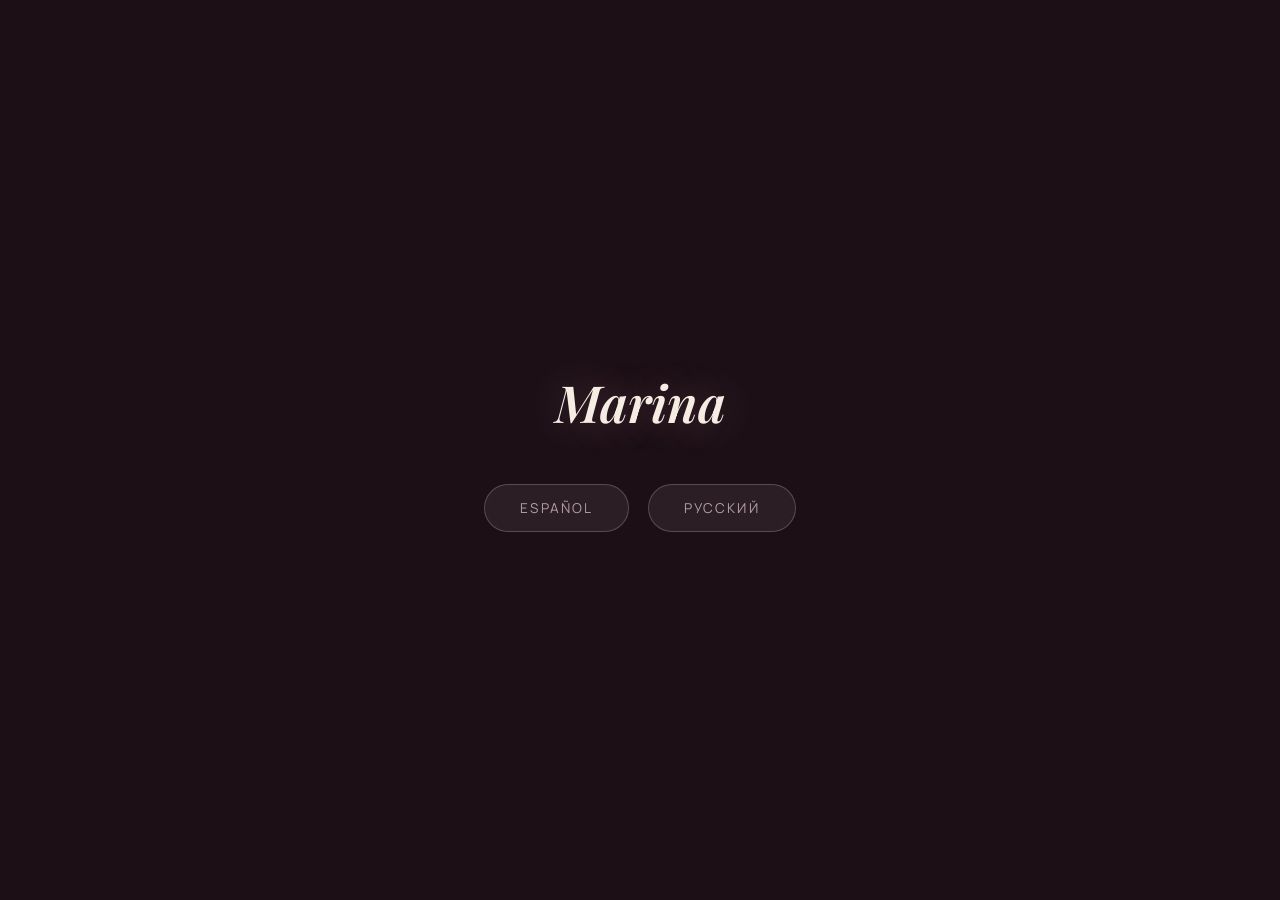
<file: index.html>
<!DOCTYPE html>
<html lang="es">
<head>
<meta charset="UTF-8">
<meta name="viewport" content="width=device-width, initial-scale=1.0">
<title>Marina</title>
<link rel="preconnect" href="https://fonts.googleapis.com">
<link href="https://fonts.googleapis.com/css2?family=Playfair+Display:ital,wght@0,600;1,500&family=Manrope:wght@300;400;600&display=swap" rel="stylesheet">
<style>
  :root{
    --ink: #1c1016;
    --rose: #e8a0b4;
    --gold: #f4d58d;
    --mist: #b39ea3;
    --cream: #f5ece2;
  }
  *{ margin:0; padding:0; box-sizing:border-box; }
  html,body{
    height:100%; background: var(--ink);
    display:flex; align-items:center; justify-content:center;
    font-family:'Manrope', sans-serif;
  }
  .wrap{ text-align:center; padding: 6vh 6vw; }
  h1{
    font-family:'Playfair Display', serif;
    font-weight:600; font-style:italic;
    font-size: clamp(2.2rem, 8vw, 3.2rem);
    color: var(--cream);
    margin-bottom: 3rem;
    text-shadow: 0 0 40px rgba(232,160,180,0.3);
  }
  .choices{ display:flex; gap: 1.2rem; justify-content:center; flex-wrap:wrap; }
  a.choice{
    text-decoration:none;
    font-size: 0.85rem;
    letter-spacing: 0.15em;
    text-transform: uppercase;
    color: var(--mist);
    background: rgba(179,158,163,0.1);
    border: 1px solid rgba(179,158,163,0.35);
    padding: 0.9rem 2.2rem;
    border-radius: 999px;
    transition: color 0.3s ease, border-color 0.3s ease, background 0.3s ease;
  }
  a.choice:hover{ color: var(--gold); border-color: var(--gold); background: rgba(244,213,141,0.08); }
</style>
</head>
<body>
  <div class="wrap">
    <h1>Marina</h1>
    <div class="choices">
      <a class="choice" href="marina_es.html">Español</a>
      <a class="choice" href="marina_ru.html">Русский</a>
    </div>
  </div>
</body>
</html>
</file>
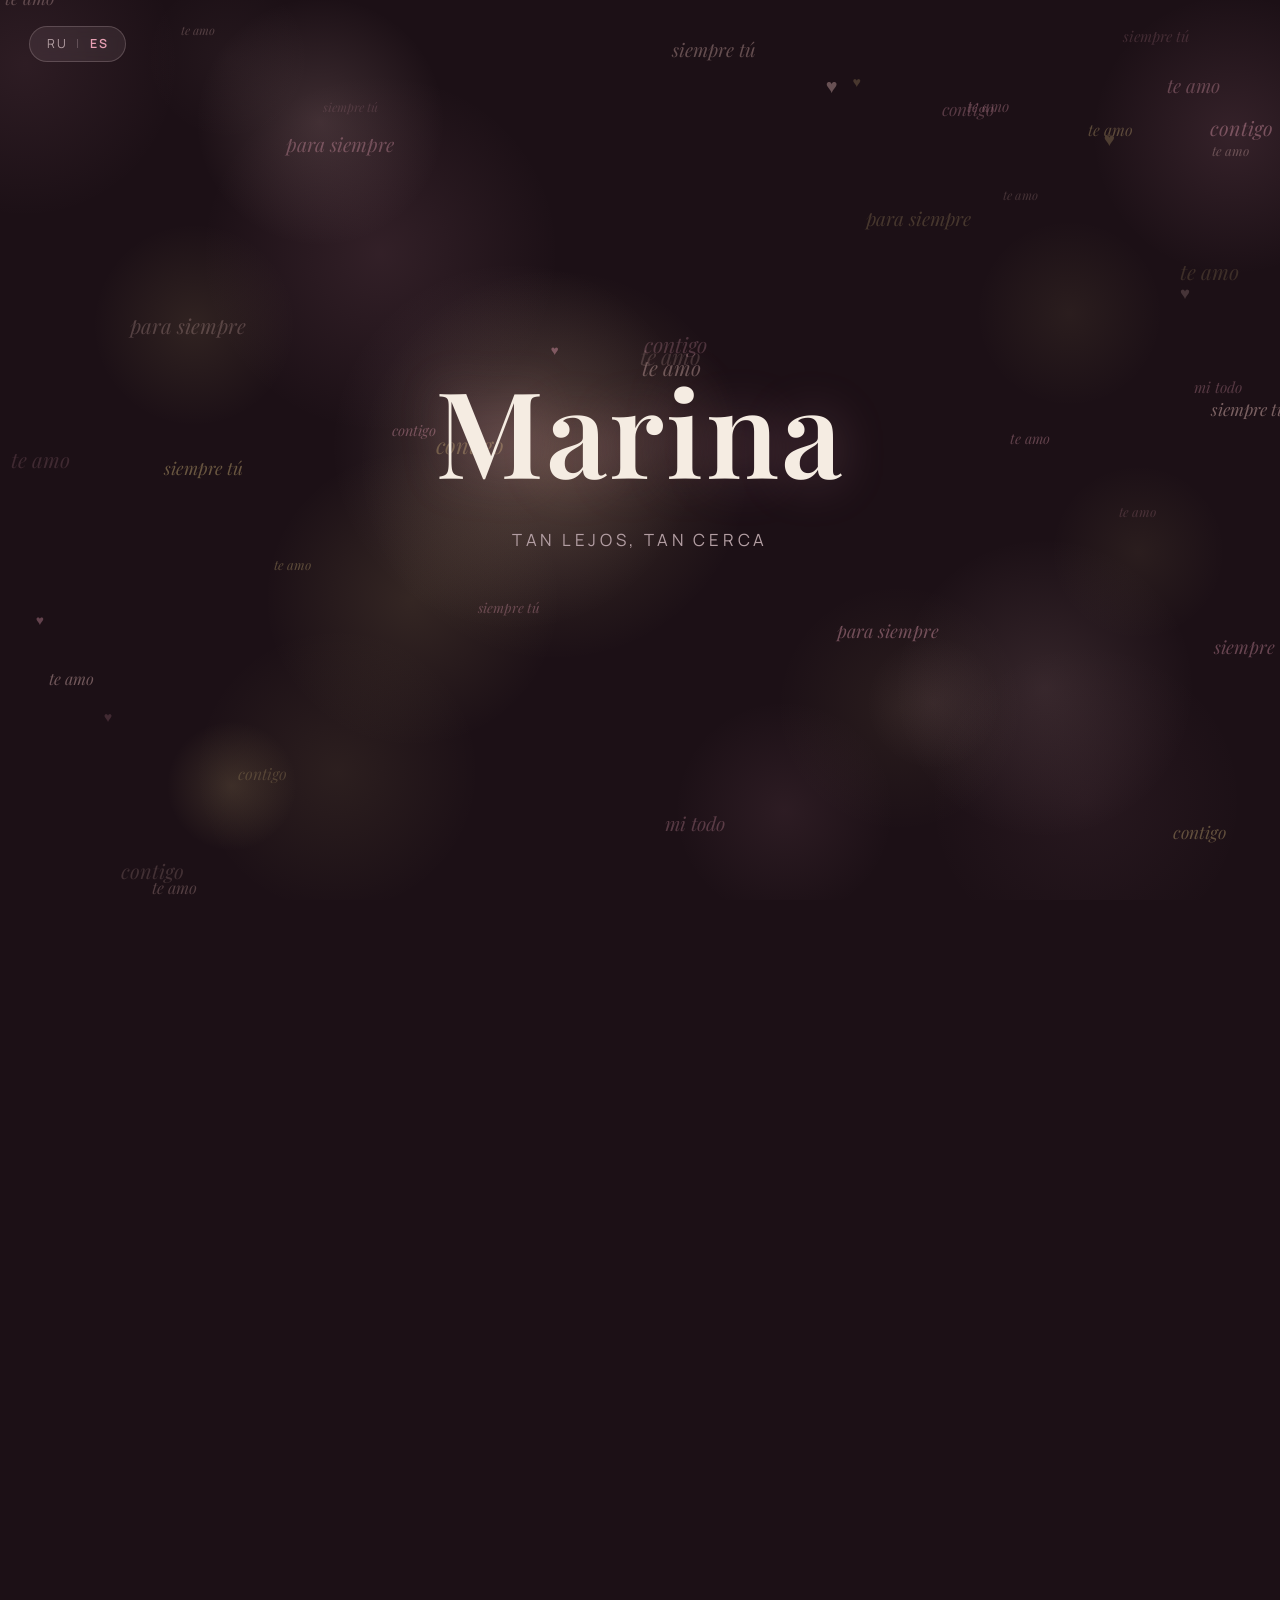
<file: marina_es.html>
<!DOCTYPE html>
<html lang="es">
<head>
<meta charset="UTF-8">
<meta name="viewport" content="width=device-width, initial-scale=1.0">
<title>Marina</title>
<link rel="preconnect" href="https://fonts.googleapis.com">
<link href="https://fonts.googleapis.com/css2?family=Playfair+Display:ital,wght@0,400;0,600;1,500&family=Manrope:wght@300;400;600&display=swap" rel="stylesheet">
<style>
  :root{
    --ink: #1c1016;
    --rose: #e8a0b4;
    --gold: #f4d58d;
    --blush: #f2c6c2;
    --mist: #b39ea3;
    --cream: #f5ece2;
  }
  *{ margin:0; padding:0; box-sizing:border-box; }
  html,body{ height:100%; background: var(--ink); overflow-x:hidden; font-family:'Manrope', sans-serif; }
  #bg{ position:fixed; top:0; left:0; width:100%; height:100%; z-index:0; }
  main{ position:relative; z-index:1; }
  section{
    min-height:100vh; display:flex; flex-direction:column;
    align-items:center; justify-content:center;
    padding: 10vh 6vw; text-align:center;
  }
  .lang-switch{
    position:fixed; top: 1.6rem; left: 1.8rem; z-index:2;
    display:flex; align-items:center; gap: 0.6rem;
    font-size: 0.78rem; letter-spacing: 0.1em; text-transform:uppercase;
    background: rgba(179,158,163,0.12);
    border: 1px solid rgba(179,158,163,0.3);
    padding: 0.55rem 1.1rem; border-radius: 999px;
    backdrop-filter: blur(6px);
  }
  .lang-switch .current{ color: var(--rose); font-weight: 600; }
  .lang-switch .sep{ color: rgba(179,158,163,0.4); }
  .lang-switch a{
    color: var(--mist); text-decoration:none;
    transition: color 0.3s ease;
  }
  .lang-switch a:hover{ color: var(--gold); }

  .eyebrow{
    font-size: 0.7rem; letter-spacing: 0.3em; text-transform: uppercase;
    color: var(--mist); margin-bottom: 1.4rem; opacity:0;
  }

  .hero-name{
    font-family:'Playfair Display', serif; font-weight:600;
    font-size: clamp(3rem, 11vw, 7.5rem);
    color: var(--cream); letter-spacing:0.02em;
    opacity:0; animation: rise 1.8s ease forwards; animation-delay: 1.4s;
    text-shadow: 0 0 50px rgba(232,160,180,0.3);
  }
  .hero-sub{
    margin-top: 1.2rem; font-size: clamp(0.85rem, 2vw, 1.05rem);
    letter-spacing: 0.22em; text-transform: uppercase; color: var(--mist);
    opacity:0; animation: rise 1.8s ease forwards; animation-delay: 2s;
  }
  @keyframes rise{ from{ opacity:0; transform: translateY(18px);} to{ opacity:1; transform: translateY(0);} }
  .scroll-hint{
    position:absolute; bottom: 5vh; font-size: 0.72rem; letter-spacing: 0.3em;
    text-transform: uppercase; color: var(--mist); opacity:0;
    animation: rise 1.8s ease forwards, float 3s ease-in-out infinite;
    animation-delay: 2.6s, 2.6s;
  }
  @keyframes float{ 0%,100%{ transform: translateY(0);} 50%{ transform: translateY(-6px);} }

  .letter{ max-width: 680px; display:flex; flex-direction:column; gap: 2.4rem; }
  .line{
    font-family:'Playfair Display', serif; font-style: italic; font-weight: 500;
    font-size: clamp(1.2rem, 3vw, 1.7rem); color: var(--cream); line-height: 1.6;
  }
  .line .accent{ color: var(--rose); }

  .reasons{ max-width: 620px; display:flex; flex-direction:column; gap: 1.8rem; }
  .reason{ display:flex; gap: 1rem; align-items:flex-start; text-align:left; }
  .reason .mark{ color: var(--gold); font-size: 1.1rem; line-height: 1.6; flex-shrink:0; }
  .reason .txt{ font-family:'Playfair Display', serif; font-style: italic; color: var(--cream); font-size: clamp(1.05rem, 2.4vw, 1.3rem); }

  .closing-text{
    max-width: 620px; font-family:'Playfair Display', serif; font-style: italic;
    font-size: clamp(1.4rem, 3.6vw, 2.1rem); color: var(--cream); line-height: 1.6;
  }
  .closing-sub{ margin-top: 1.6rem; color: var(--mist); font-size: 0.95rem; }

  .fade-in{ opacity:0; transform: translateY(24px); transition: opacity 1.1s ease, transform 1.1s ease; }
  .fade-in.visible{ opacity:1; transform: translateY(0); }

  .signature{ display:flex; flex-direction:column; align-items:center; gap: 1.4rem; }
  .sig-mark{ width: 44px; height: 44px; opacity: 0.85; }
  .sig-name{ font-family:'Playfair Display', serif; font-style: italic; font-size: 1.35rem; color: var(--gold); }
  .sig-date{ font-size: 0.68rem; letter-spacing: 0.25em; text-transform: uppercase; color: var(--mist); }

  @media (prefers-reduced-motion: reduce){
    .hero-name, .hero-sub, .scroll-hint{ animation: none !important; opacity:1 !important; }
    .fade-in{ transition:none !important; opacity:1 !important; transform:none !important; }
  }
</style>
</head>
<body>

<canvas id="bg"></canvas>
<div class="lang-switch">
  <a href="marina_ru.html">RU</a>
  <span class="sep">|</span>
  <span class="current">ES</span>
</div>

<main>
  <section id="hero">
    <h1 class="hero-name">Marina</h1>
    <p class="hero-sub">tan lejos, tan cerca</p>
      </section>

  <section id="letter-1">
    <p class="eyebrow fade-in">una carta</p>
    <div class="letter">
      <p class="line fade-in">Entre todo el ruido del mundo, encontré <span class="accent">tu calma</span>.</p>
      <p class="line fade-in">Eres la luz en mi noche más oscura, sin importar el huso horario.</p>
      <p class="line fade-in">Cada día a tu lado —aunque sea a través de una pantalla— es un regalo que no merezco, pero que guardo.</p>
      <p class="line fade-in">Me enseñaste que el amor no se mide en kilómetros, sino en constancia.</p>
    </div>
  </section>

  <section id="letter-2">
    <p class="eyebrow fade-in">y sigue</p>
    <div class="letter">
      <p class="line fade-in">Marina, tú eres mi cielo, aunque lo miremos desde ciudades distintas.</p>
      <p class="line fade-in">Aun lejos, sigues siendo lo más cercano que tengo.</p>
      <p class="line fade-in">No eres perfecta —eres mejor: eres real, incluso en la distancia.</p>
      <p class="line fade-in">Contigo no le temo al futuro, ni a los kilómetros que nos separan hoy.</p>
    </div>
  </section>

  <section id="reasons">
    <p class="eyebrow fade-in">por qué, a distancia</p>
    <div class="reasons">
      <div class="reason fade-in">
        <span class="mark">✦</span>
        <p class="txt">Por cada transmisión y llamada que se siente como estar en la misma habitación.</p>
      </div>
      <div class="reason fade-in">
        <span class="mark">✦</span>
        <p class="txt">Por contar los días que faltan para abrazarte y besarte.</p>
      </div>
      <div class="reason fade-in">
        <span class="mark">✦</span>
        <p class="txt">Por elegir esta distancia, cada día, sin dudarlo.</p>
      </div>
      <div class="reason fade-in">
        <span class="mark">✦</span>
        <p class="txt">Por esperar tu "buenos días" aunque para ti ya sea de noche.</p>
      </div>
      <div class="reason fade-in">
        <span class="mark">✦</span>
        <p class="txt">Por saber que ningún huso horario cambia lo que siento.</p>
      </div>
    </div>
  </section>

  <section id="closing">
    <p class="eyebrow fade-in">para siempre</p>
    <p class="closing-text fade-in">
      Mientras haya estrellas, estaremos nosotros.<br>
      No importa cuántos kilómetros nos separen.
    </p>
    <p class="closing-sub fade-in">te amo, Marina, hoy y siempre.</p>
  </section>

  <section id="sign">
    <div class="signature fade-in">
      <svg class="sig-mark" viewBox="0 0 46 46" fill="none">
        <path d="M23 6 C23 6 26 16 34 18 C26 20 23 30 23 30 C23 30 20 20 12 18 C20 16 23 6 23 6 Z" stroke="#f4d58d" stroke-width="1" fill="none"/>
        <circle cx="23" cy="18" r="1.4" fill="#f4d58d"/>
      </svg>
      <p class="sig-name">para ti, siempre</p>
      <p class="sig-date">Tagashy</p>
    </div>
  </section>
</main>

<script>
const canvas = document.getElementById('bg');
const ctx = canvas.getContext('2d');
let w, h, orbs = [], drops = [];

const ORB_COLORS = ['rgba(232,160,180,', 'rgba(244,213,141,', 'rgba(242,198,194,'];
const PHRASES = ['te amo', 'para siempre', 'mi todo', 'siempre tú', '♥', 'te amo', 'contigo', 'te amo'];
const RAIN_COLORS = ['#e8a0b4', '#f4d58d', '#f2c6c2'];

function resize(){ w = canvas.width = window.innerWidth; h = canvas.height = document.documentElement.scrollHeight; }
window.addEventListener('resize', resize);
resize();

class Orb{
  constructor(){ this.reset(); }
  reset(){
    this.x = Math.random()*w; this.y = Math.random()*h;
    this.r = Math.random()*140 + 60;
    this.vx = (Math.random()-0.5)*0.08; this.vy = (Math.random()-0.5)*0.08;
    this.color = ORB_COLORS[Math.floor(Math.random()*ORB_COLORS.length)];
    this.alpha = Math.random()*0.10 + 0.05; this.pulse = Math.random()*Math.PI*2;
  }
  step(){
    this.x += this.vx; this.y += this.vy;
    if(this.x < -this.r) this.x = w+this.r; if(this.x > w+this.r) this.x = -this.r;
    if(this.y < -this.r) this.y = h+this.r; if(this.y > h+this.r) this.y = -this.r;
    this.pulse += 0.006;
  }
  draw(){
    const a = this.alpha + Math.sin(this.pulse)*0.02;
    const grad = ctx.createRadialGradient(this.x, this.y, 0, this.x, this.y, this.r);
    grad.addColorStop(0, this.color + a + ')'); grad.addColorStop(1, this.color + '0)');
    ctx.fillStyle = grad; ctx.beginPath(); ctx.arc(this.x, this.y, this.r, 0, Math.PI*2); ctx.fill();
  }
}

class Drop{
  constructor(recycle){ this.reset(recycle); }
  reset(recycle){
    this.x = Math.random()*w; this.y = recycle ? -40 : Math.random()*h;
    this.speed = Math.random()*0.55 + 0.3; this.size = Math.random()*10 + 12;
    this.text = PHRASES[Math.floor(Math.random()*PHRASES.length)];
    this.color = RAIN_COLORS[Math.floor(Math.random()*RAIN_COLORS.length)];
    this.baseAlpha = Math.random()*0.3 + 0.15; this.sway = Math.random()*0.6; this.swayOffset = Math.random()*Math.PI*2;
  }
  step(){ this.y += this.speed; this.swayOffset += 0.01; if(this.y > h + 40) this.reset(true); }
  draw(){
    const x = this.x + Math.sin(this.swayOffset)*this.sway*20;
    ctx.font = `italic ${this.size}px 'Playfair Display', serif`;
    ctx.fillStyle = this.color; ctx.globalAlpha = this.baseAlpha;
    ctx.fillText(this.text, x, this.y); ctx.globalAlpha = 1;
  }
}

function init(){
  orbs = []; const orbCount = Math.floor((w*h) / 90000) + 6;
  for(let i=0;i<orbCount;i++) orbs.push(new Orb());
  drops = []; const dropCount = Math.floor((w*h) / 26000);
  for(let i=0;i<dropCount;i++) drops.push(new Drop(false));
}
init();
window.addEventListener('resize', ()=>{ resize(); init(); });

function animate(){
  ctx.clearRect(0,0,w,h);
  ctx.fillStyle = '#1c1016'; ctx.fillRect(0,0,w,h);
  orbs.forEach(o=>{ o.step(); o.draw(); });
  drops.forEach(d=>{ d.step(); d.draw(); });
  requestAnimationFrame(animate);
}
animate();

const io = new IntersectionObserver((entries)=>{
  entries.forEach(e=>{ if(e.isIntersecting) e.target.classList.add('visible'); });
}, { threshold: 0.25 });
document.querySelectorAll('.fade-in').forEach(el=>io.observe(el));
</script>

</body>
</html>
</file>
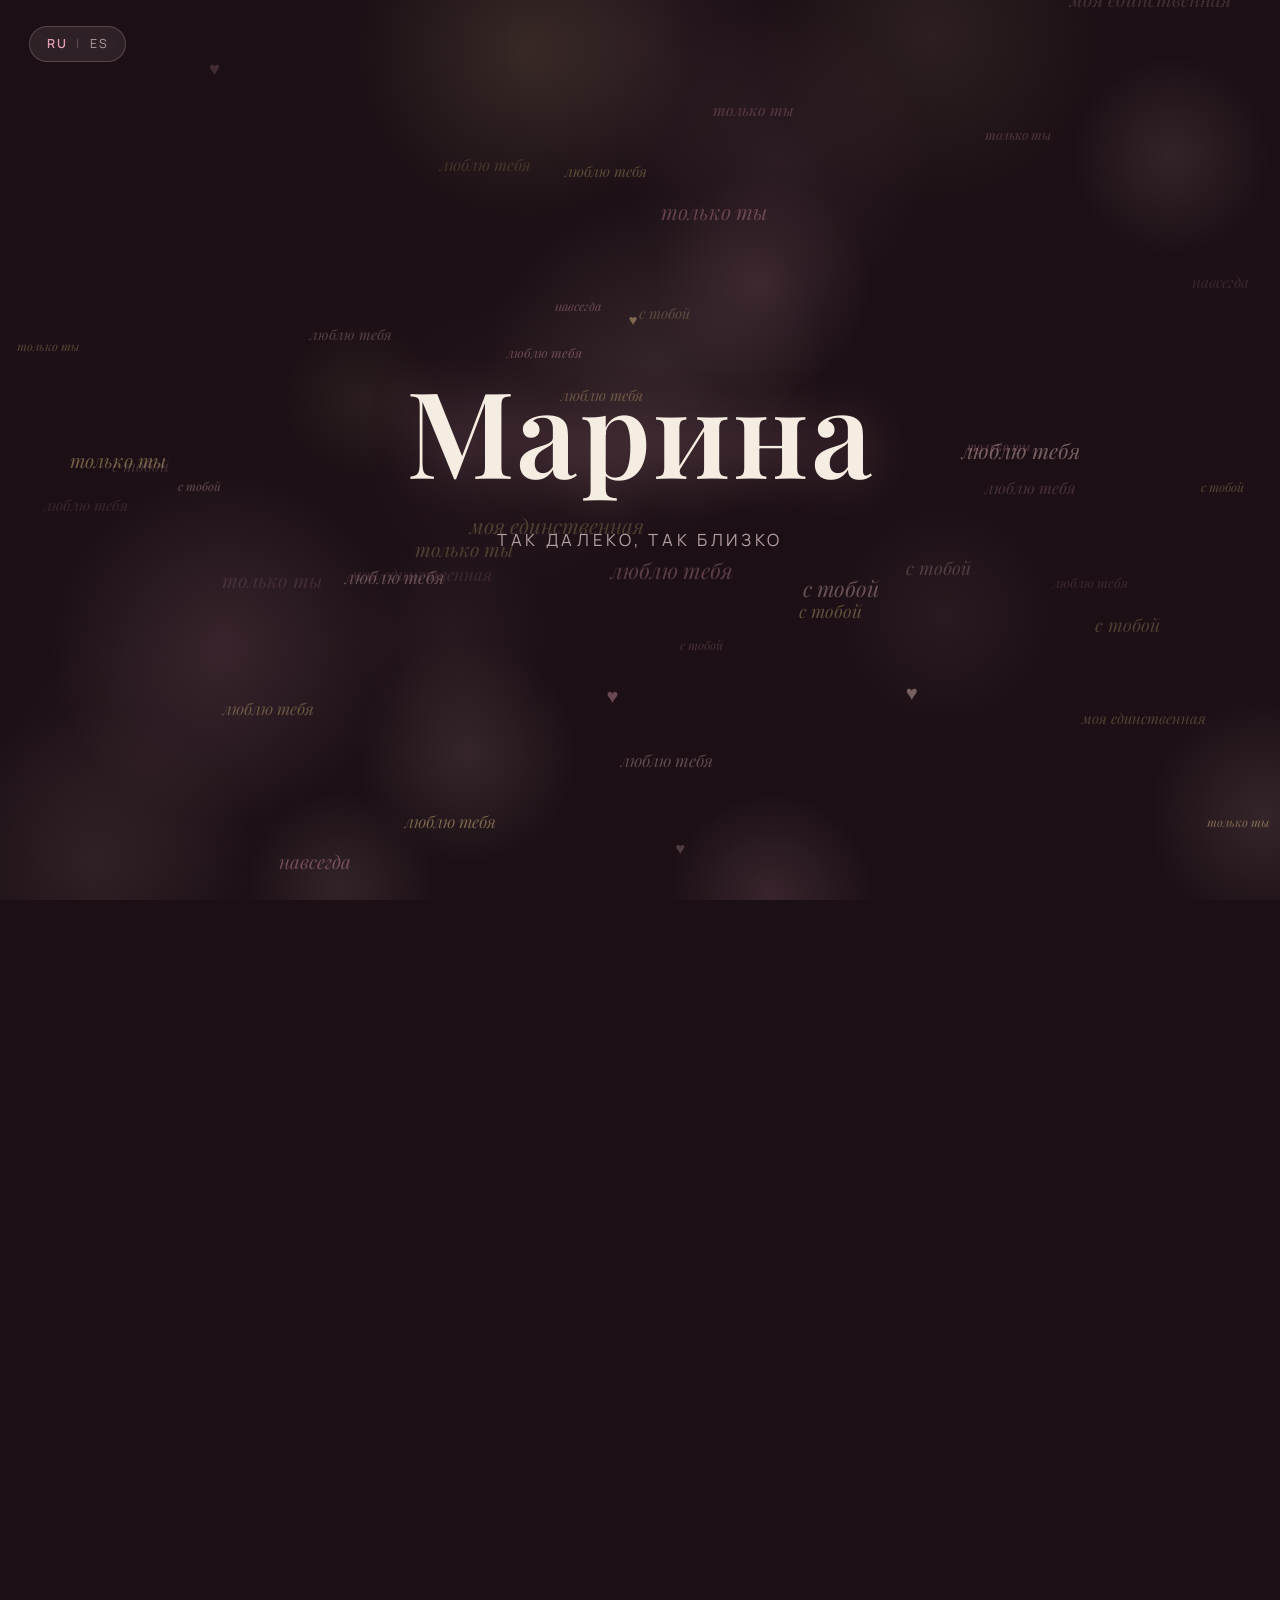
<file: marina_ru.html>
<!DOCTYPE html>
<html lang="ru">
<head>
<meta charset="UTF-8">
<meta name="viewport" content="width=device-width, initial-scale=1.0">
<title>Marina</title>
<link rel="preconnect" href="https://fonts.googleapis.com">
<link href="https://fonts.googleapis.com/css2?family=Playfair+Display:ital,wght@0,400;0,600;1,500&family=Manrope:wght@300;400;600&display=swap" rel="stylesheet">
<style>
  :root{
    --ink: #1c1016;
    --rose: #e8a0b4;
    --gold: #f4d58d;
    --blush: #f2c6c2;
    --mist: #b39ea3;
    --cream: #f5ece2;
  }
  *{ margin:0; padding:0; box-sizing:border-box; }
  html,body{ height:100%; background: var(--ink); overflow-x:hidden; font-family:'Manrope', sans-serif; }
  #bg{ position:fixed; top:0; left:0; width:100%; height:100%; z-index:0; }
  main{ position:relative; z-index:1; }
  section{
    min-height:100vh; display:flex; flex-direction:column;
    align-items:center; justify-content:center;
    padding: 10vh 6vw; text-align:center;
  }
  .lang-switch{
    position:fixed; top: 1.6rem; left: 1.8rem; z-index:2;
    display:flex; align-items:center; gap: 0.6rem;
    font-size: 0.78rem; letter-spacing: 0.1em; text-transform:uppercase;
    background: rgba(179,158,163,0.12);
    border: 1px solid rgba(179,158,163,0.3);
    padding: 0.55rem 1.1rem; border-radius: 999px;
    backdrop-filter: blur(6px);
  }
  .lang-switch .current{ color: var(--rose); font-weight: 600; }
  .lang-switch .sep{ color: rgba(179,158,163,0.4); }
  .lang-switch a{
    color: var(--mist); text-decoration:none;
    transition: color 0.3s ease;
  }
  .lang-switch a:hover{ color: var(--gold); }

  .eyebrow{
    font-size: 0.7rem; letter-spacing: 0.3em; text-transform: uppercase;
    color: var(--mist); margin-bottom: 1.4rem; opacity:0;
  }

  .hero-name{
    font-family:'Playfair Display', serif; font-weight:600;
    font-size: clamp(3rem, 11vw, 7.5rem);
    color: var(--cream); letter-spacing:0.02em;
    opacity:0; animation: rise 1.8s ease forwards; animation-delay: 1.4s;
    text-shadow: 0 0 50px rgba(232,160,180,0.3);
  }
  .hero-sub{
    margin-top: 1.2rem; font-size: clamp(0.85rem, 2vw, 1.05rem);
    letter-spacing: 0.22em; text-transform: uppercase; color: var(--mist);
    opacity:0; animation: rise 1.8s ease forwards; animation-delay: 2s;
  }
  @keyframes rise{ from{ opacity:0; transform: translateY(18px);} to{ opacity:1; transform: translateY(0);} }
  .scroll-hint{
    position:absolute; bottom: 5vh; font-size: 0.72rem; letter-spacing: 0.3em;
    text-transform: uppercase; color: var(--mist); opacity:0;
    animation: rise 1.8s ease forwards, float 3s ease-in-out infinite;
    animation-delay: 2.6s, 2.6s;
  }
  @keyframes float{ 0%,100%{ transform: translateY(0);} 50%{ transform: translateY(-6px);} }

  .letter{ max-width: 680px; display:flex; flex-direction:column; gap: 2.4rem; }
  .line{
    font-family:'Playfair Display', serif; font-style: italic; font-weight: 500;
    font-size: clamp(1.2rem, 3vw, 1.7rem); color: var(--cream); line-height: 1.6;
  }
  .line .accent{ color: var(--rose); }

  .reasons{ max-width: 620px; display:flex; flex-direction:column; gap: 1.8rem; }
  .reason{ display:flex; gap: 1rem; align-items:flex-start; text-align:left; }
  .reason .mark{ color: var(--gold); font-size: 1.1rem; line-height: 1.6; flex-shrink:0; }
  .reason .txt{ font-family:'Playfair Display', serif; font-style: italic; color: var(--cream); font-size: clamp(1.05rem, 2.4vw, 1.3rem); }

  .closing-text{
    max-width: 620px; font-family:'Playfair Display', serif; font-style: italic;
    font-size: clamp(1.4rem, 3.6vw, 2.1rem); color: var(--cream); line-height: 1.6;
  }
  .closing-sub{ margin-top: 1.6rem; color: var(--mist); font-size: 0.95rem; }

  .fade-in{ opacity:0; transform: translateY(24px); transition: opacity 1.1s ease, transform 1.1s ease; }
  .fade-in.visible{ opacity:1; transform: translateY(0); }

  .signature{ display:flex; flex-direction:column; align-items:center; gap: 1.4rem; }
  .sig-mark{ width: 44px; height: 44px; opacity: 0.85; }
  .sig-name{ font-family:'Playfair Display', serif; font-style: italic; font-size: 1.35rem; color: var(--gold); }
  .sig-date{ font-size: 0.68rem; letter-spacing: 0.25em; text-transform: uppercase; color: var(--mist); }

  @media (prefers-reduced-motion: reduce){
    .hero-name, .hero-sub, .scroll-hint{ animation: none !important; opacity:1 !important; }
    .fade-in{ transition:none !important; opacity:1 !important; transform:none !important; }
  }
</style>
</head>
<body>

<canvas id="bg"></canvas>
<div class="lang-switch">
  <span class="current">RU</span>
  <span class="sep">|</span>
  <a href="marina_es.html">ES</a>
</div>

<main>
  <section id="hero">
    <h1 class="hero-name">Марина</h1>
    <p class="hero-sub">так далеко, так близко</p>
      </section>

  <section id="letter-1">
    <p class="eyebrow fade-in">письмо</p>
    <div class="letter">
      <p class="line fade-in">Среди всего шума мира я нашёл <span class="accent">твою тишину</span>.</p>
      <p class="line fade-in">Ты — свет в моей самой тёмной ночи, несмотря на разницу часовых поясов.</p>
      <p class="line fade-in">Каждый день рядом с тобой — даже через экран — подарок, который я не заслуживаю, но храню.</p>
      <p class="line fade-in">Ты научила меня, что любовь измеряется не километрами, а постоянством.</p>
    </div>
  </section>

  <section id="letter-2">
    <p class="eyebrow fade-in">и продолжается</p>
    <div class="letter">
      <p class="line fade-in">Марина, ты — моё небо, даже если мы смотрим на него из разных городов.</p>
      <p class="line fade-in">Даже вдалеке ты остаёшься самым близким, что у меня есть.</p>
      <p class="line fade-in">Ты не идеальна — ты лучше: ты настоящая, даже на расстоянии.</p>
      <p class="line fade-in">С тобой я не боюсь будущего и километров, которые сегодня нас разделяют.</p>
    </div>
  </section>

  <section id="reasons">
    <p class="eyebrow fade-in">почему, на расстоянии</p>
    <div class="reasons">
      <div class="reason fade-in">
        <span class="mark">✦</span>
        <p class="txt">За каждую трансляцию и звонок, которые ощущаются как объятие.</p>
      </div>
      <div class="reason fade-in">
        <span class="mark">✦</span>
        <p class="txt">За то, что считаю дни до объятий и поцелуев с тобой.</p>
      </div>
      <div class="reason fade-in">
        <span class="mark">✦</span>
        <p class="txt">За то, что каждый день выбираю это расстояние, не сомневаясь.</p>
      </div>
      <div class="reason fade-in">
        <span class="mark">✦</span>
        <p class="txt">За ожидание твоего "доброе утро", даже когда у тебя уже ночь.</p>
      </div>
      <div class="reason fade-in">
        <span class="mark">✦</span>
        <p class="txt">За уверенность, что никакой часовой пояс не изменит того, что я чувствую.</p>
      </div>
    </div>
  </section>

  <section id="closing">
    <p class="eyebrow fade-in">навсегда</p>
    <p class="closing-text fade-in">
      Пока есть звёзды — есть и мы.<br>
      Неважно, сколько километров нас разделяет.
    </p>
    <p class="closing-sub fade-in">я люблю тебя, Марина, сегодня и всегда.</p>
  </section>

  <section id="sign">
    <div class="signature fade-in">
      <svg class="sig-mark" viewBox="0 0 46 46" fill="none">
        <path d="M23 6 C23 6 26 16 34 18 C26 20 23 30 23 30 C23 30 20 20 12 18 C20 16 23 6 23 6 Z" stroke="#f4d58d" stroke-width="1" fill="none"/>
        <circle cx="23" cy="18" r="1.4" fill="#f4d58d"/>
      </svg>
      <p class="sig-name">для тебя, всегда</p>
      <p class="sig-date">Tagashy</p>
    </div>
  </section>
</main>

<script>
const canvas = document.getElementById('bg');
const ctx = canvas.getContext('2d');
let w, h, orbs = [], drops = [];

const ORB_COLORS = ['rgba(232,160,180,', 'rgba(244,213,141,', 'rgba(242,198,194,'];
const PHRASES = ['люблю тебя', 'навсегда', 'моя единственная', 'только ты', '♥', 'люблю тебя', 'с тобой', 'люблю тебя'];
const RAIN_COLORS = ['#e8a0b4', '#f4d58d', '#f2c6c2'];

function resize(){ w = canvas.width = window.innerWidth; h = canvas.height = document.documentElement.scrollHeight; }
window.addEventListener('resize', resize);
resize();

class Orb{
  constructor(){ this.reset(); }
  reset(){
    this.x = Math.random()*w; this.y = Math.random()*h;
    this.r = Math.random()*140 + 60;
    this.vx = (Math.random()-0.5)*0.08; this.vy = (Math.random()-0.5)*0.08;
    this.color = ORB_COLORS[Math.floor(Math.random()*ORB_COLORS.length)];
    this.alpha = Math.random()*0.10 + 0.05; this.pulse = Math.random()*Math.PI*2;
  }
  step(){
    this.x += this.vx; this.y += this.vy;
    if(this.x < -this.r) this.x = w+this.r; if(this.x > w+this.r) this.x = -this.r;
    if(this.y < -this.r) this.y = h+this.r; if(this.y > h+this.r) this.y = -this.r;
    this.pulse += 0.006;
  }
  draw(){
    const a = this.alpha + Math.sin(this.pulse)*0.02;
    const grad = ctx.createRadialGradient(this.x, this.y, 0, this.x, this.y, this.r);
    grad.addColorStop(0, this.color + a + ')'); grad.addColorStop(1, this.color + '0)');
    ctx.fillStyle = grad; ctx.beginPath(); ctx.arc(this.x, this.y, this.r, 0, Math.PI*2); ctx.fill();
  }
}

class Drop{
  constructor(recycle){ this.reset(recycle); }
  reset(recycle){
    this.x = Math.random()*w; this.y = recycle ? -40 : Math.random()*h;
    this.speed = Math.random()*0.55 + 0.3; this.size = Math.random()*10 + 12;
    this.text = PHRASES[Math.floor(Math.random()*PHRASES.length)];
    this.color = RAIN_COLORS[Math.floor(Math.random()*RAIN_COLORS.length)];
    this.baseAlpha = Math.random()*0.3 + 0.15; this.sway = Math.random()*0.6; this.swayOffset = Math.random()*Math.PI*2;
  }
  step(){ this.y += this.speed; this.swayOffset += 0.01; if(this.y > h + 40) this.reset(true); }
  draw(){
    const x = this.x + Math.sin(this.swayOffset)*this.sway*20;
    ctx.font = `italic ${this.size}px 'Playfair Display', serif`;
    ctx.fillStyle = this.color; ctx.globalAlpha = this.baseAlpha;
    ctx.fillText(this.text, x, this.y); ctx.globalAlpha = 1;
  }
}

function init(){
  orbs = []; const orbCount = Math.floor((w*h) / 90000) + 6;
  for(let i=0;i<orbCount;i++) orbs.push(new Orb());
  drops = []; const dropCount = Math.floor((w*h) / 26000);
  for(let i=0;i<dropCount;i++) drops.push(new Drop(false));
}
init();
window.addEventListener('resize', ()=>{ resize(); init(); });

function animate(){
  ctx.clearRect(0,0,w,h);
  ctx.fillStyle = '#1c1016'; ctx.fillRect(0,0,w,h);
  orbs.forEach(o=>{ o.step(); o.draw(); });
  drops.forEach(d=>{ d.step(); d.draw(); });
  requestAnimationFrame(animate);
}
animate();

const io = new IntersectionObserver((entries)=>{
  entries.forEach(e=>{ if(e.isIntersecting) e.target.classList.add('visible'); });
}, { threshold: 0.25 });
document.querySelectorAll('.fade-in').forEach(el=>io.observe(el));
</script>

</body>
</html>
</file>
